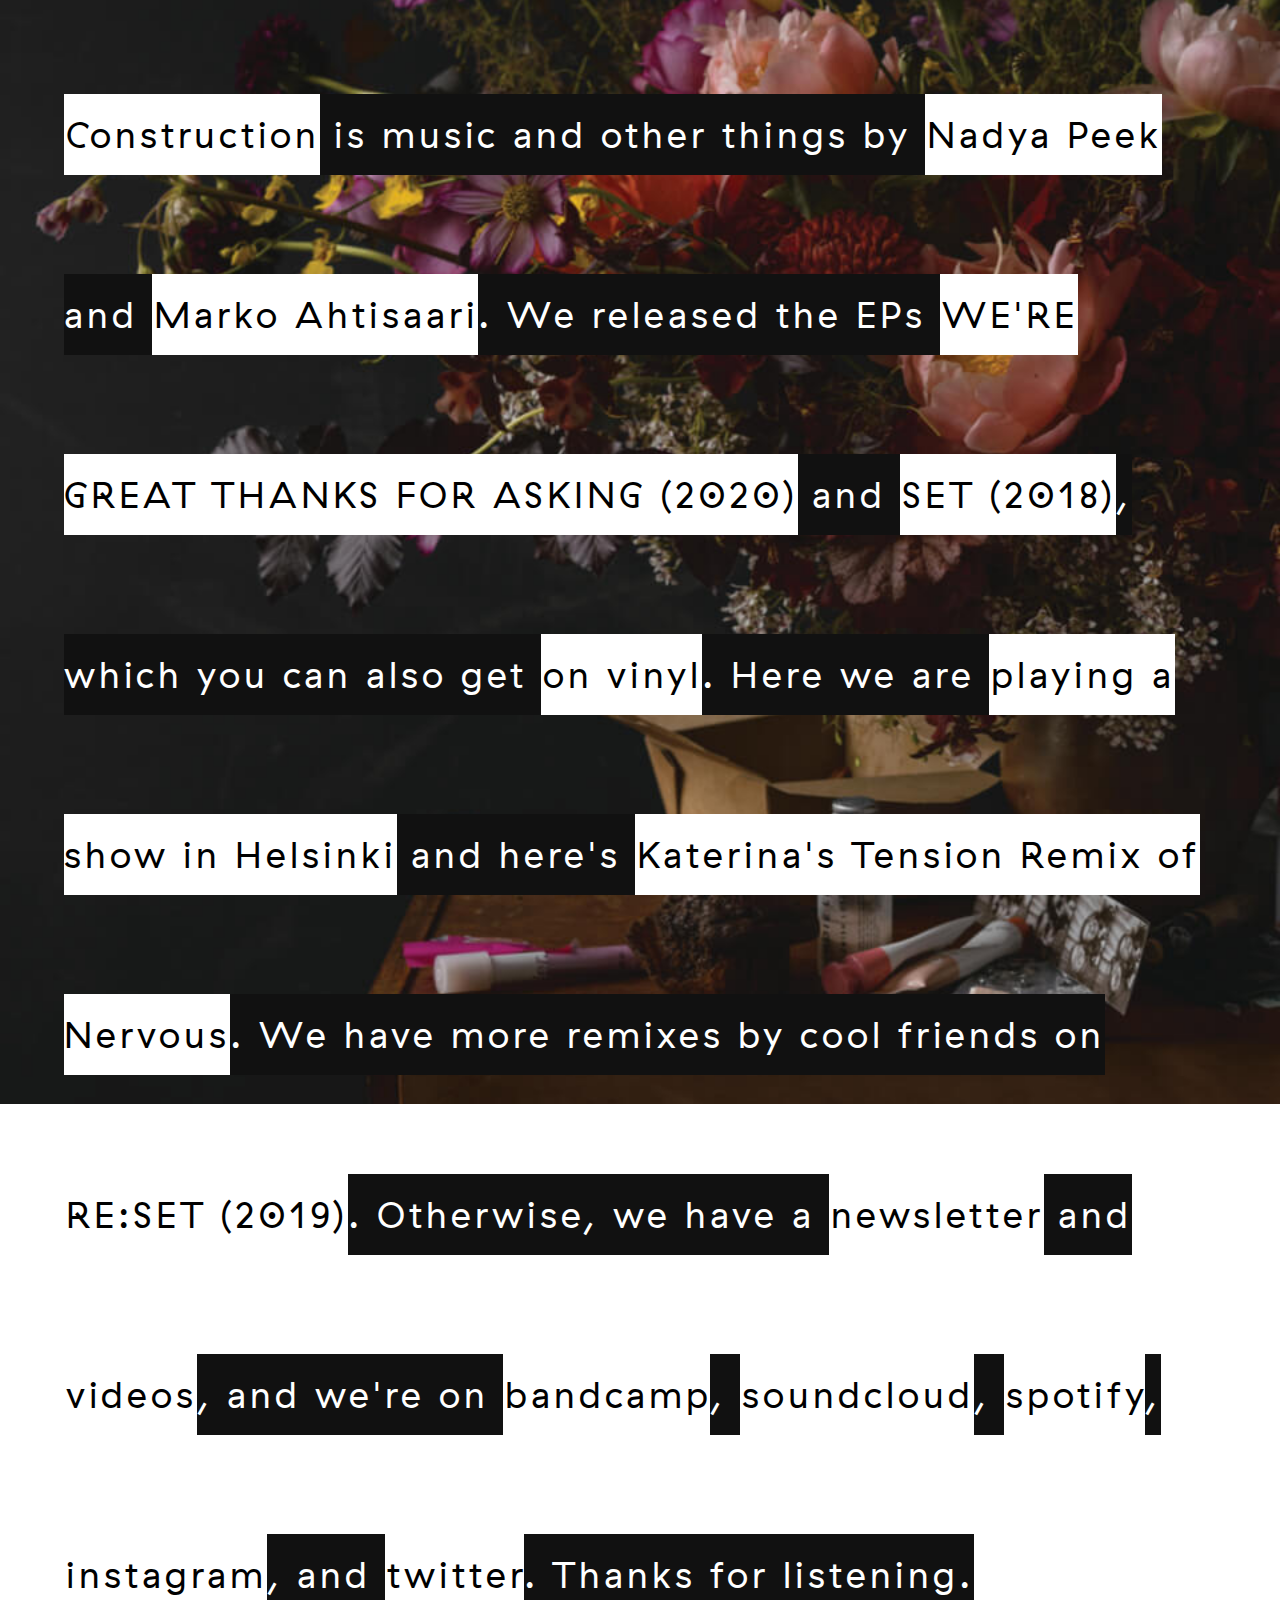
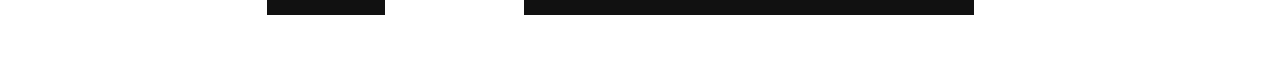
<file: index.html>
<!DOCTYPE html> 
<html> 
    <head> 
        <meta charset="utf-8"> 
        <meta name="viewport" content="width=device-width, maximum-scale=1.0" />

        <title>Construction is music and other things by Nadya Peek and Marko Ahtisaari</title> 

<meta name="twitter:card" content="summary_large_image">
<meta name="twitter:site" content="nstrucion.co">
<meta name="twitter:title" content="Construction">
<meta name="twitter:description" content="hi.we’re construction, a band by nadya peek and marko ahtisaari. thanks for listening.">
<meta name="twitter:image" content="http://nstruction.co/assets/construction-werefinethanksforasking-cover-small.jpg">


 <style type="text/css"><!--

@font-face {
    font-family: 'haptik';
    src: url('assets/GT-Haptik-Regular.ttf');
}


html, body {
  padding: 0 0 0 0;
  margin: 0;
  font-family: 'haptik', 'helvetica', 'arial', 'sans';
  height:100%;
}

h1,h2,h3,h4 {
  font-family: 'haptik', 'arial', 'sans';
  }

body {
    font-size: 15px;
    background-image: url("assets/construction-werefinethanksforasking-cover-small.jpg");
    background-position: center;
    background-repeat: no-repeat;
    -webkit-background-size: cover;
    -moz-background-size: cover;
    -o-background-size: cover;
    background-size: cover;    
    background-attachment: fixed;
}

.caption {
  position: absolute;
  left: 0;
  top: 5%;
  left: 5%;
  right: 5%;
  text-align: left;
  color: #000;
}

@media screen and (min-width:320px)  {
    .caption span.border {
        background-color: #111;
        opacity: 1;
        color: #fff;
        padding-top: .5em;
        padding-bottom: .5em;
        font-size: 18px;
        line-height: 3.5;
        letter-spacing: 4px;
    }    
}

@media screen and (min-width: 1126px) {
    .caption span.border {
        background-color: #111;
        opacity: 1;
        color: #fff;
        padding-top: .5em;
        padding-bottom: .5em;
        font-size: 36px;
        line-height: 5;
        letter-spacing: 4px;
    }
}

span.inner {
    line-height: 5;
}


a:hover {
    color: #fff;
    background: #000;
    text-decoration: none;
}

a {
  background: #fff;
  color: #000;
  text-decoration: none;
  padding:.5em 0 .5em 2px;
}

.headercontainer {
  position: fixed;
  background: #000;
  top: 0px;
  width: 100%;
}
@media screen and (max-width: 414px){
    .header {
      padding: 8px 10px;
      width: auto;
      font-size: 15px;
      line-height: 21px;
      color: #fff;
    }
}

@media screen and (min-width: 415px){
    .header {
      padding: 8px 50px;
      width: auto;
      font-size: 15px;
      line-height: 21px;
      color: #fff;
    }
}

.header a {
  color: #fff;
  text-decoration: none;
}


.header a:hover {
  background: #fff;
  color: #000;
}

</style></head>


<body>

<div class="bgimg-1">

</div>


  <div class="caption">
    <span class="border">
<a href="http://nstruction.co">Construction</a> is music and other things by <a href="http://infosyncratic.nl/">Nadya Peek</a> and <a href="https://www.markoahtisaari.com">Marko Ahtisaari</a>.  
We released the EPs 
<a href="construction-were-great-thanks-for-asking.html">WE'RE GREAT THANKS FOR ASKING (2020)</a> and
<a href="construction-set.html">SET (2018)</a>, which you can also get
<a href="https://nstructionco.bandcamp.com/merch">on vinyl</a>. 
        Here we are <a href="https://vimeo.com/664354446/129a30be61">playing a show in Helsinki</a> 
        and here's <a href="https://www.youtube.com/watch?v=pkQm6AvVo3M">Katerina's Tension Remix of Nervous</a>. We have more remixes by cool friends on 
<a href="construction-reset.html">RE:SET (2019)</a>.

Otherwise, we have a <a href="http://eepurl.com/dheB71">newsletter</a> and <a href="http://bit.ly/constructionvideos">videos</a>, and we're on <a href="https://nstructionco.bandcamp.com/releases">bandcamp</a>, <a href="http://soundcloud.com/nstructionco">soundcloud</a>, <a href="https://open.spotify.com/artist/1hNaNdLH1bWMk15ywYCxqB?si=NEW3cQ9DT7eEvGws70rgCQ">spotify</a>, <a href="https://www.instagram.com/nstructionco/">instagram</a>, and <a href="https://twitter.com/nstructionco">twitter</a>. Thanks for listening.
    </span>
</div>

</body>


</html>
</file>
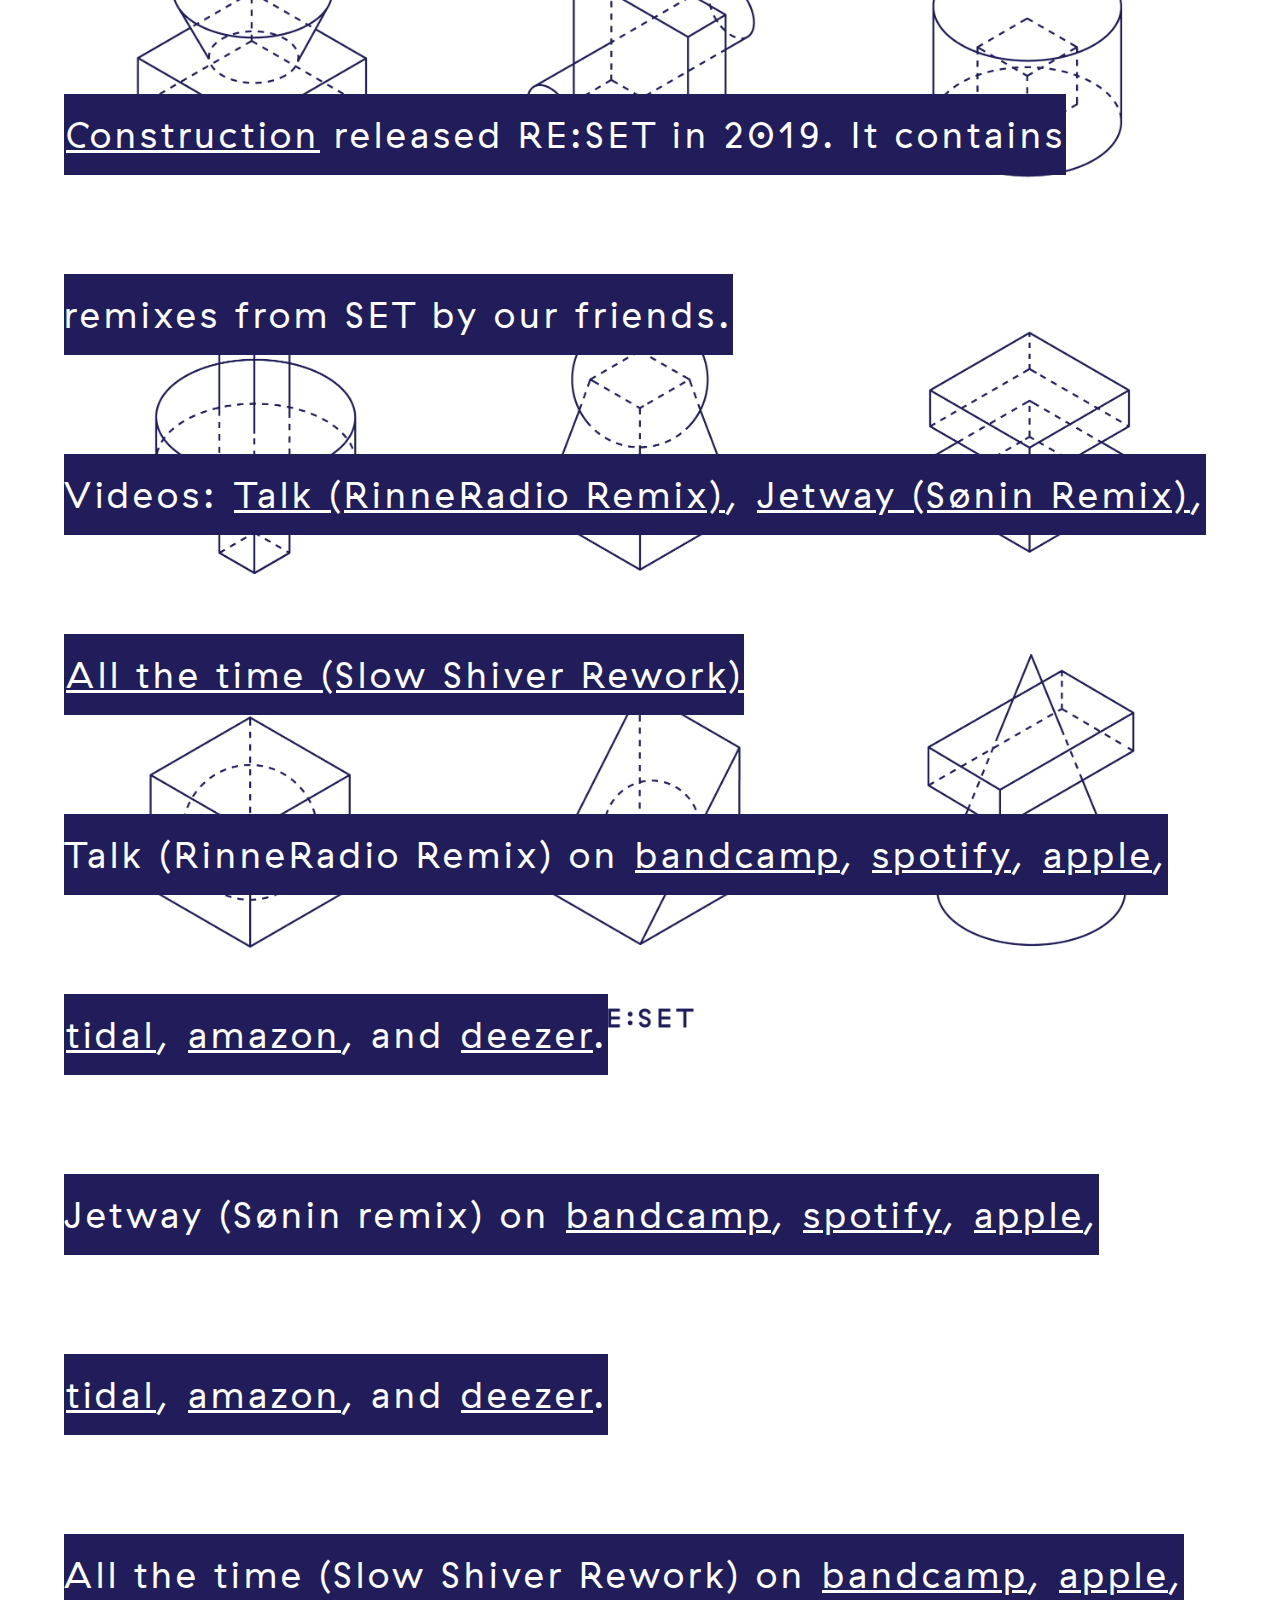
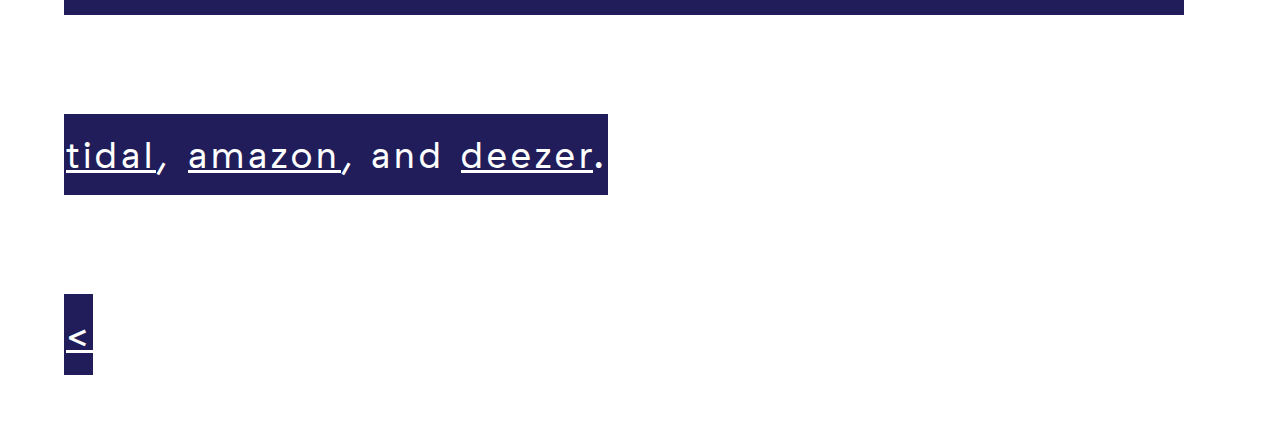
<file: construction-reset.html>
<!DOCTYPE html> 
<html> 
    <head> 
        <meta charset="utf-8"> 
        <meta name="viewport" content="width=device-width, maximum-scale=1.0" />

        <title>Construction - RE:SET - 2019</title> 

<meta name="twitter:card" content="summary_large_image">
<meta name="twitter:site" content="nstrucion.co">
<meta name="twitter:title" content="Construction - RE:SET (2019)">
<meta name="twitter:description" content="construction remixes and reworks by rinneradio, sonin, and slow shiver">
<meta name="twitter:image" content="http://nstruction.co/img/construction-reset-cover.png">

<style type="text/css"><!--

@font-face {
    font-family: 'haptik';
    src: url('assets/GT-Haptik-Regular.ttf');
}


html, body {
  padding: 0 0 0 0;
  margin: 0;
  font-family: 'haptik', 'helvetica', 'arial', 'sans';
  height:100%;
}

h1,h2,h3,h4 {
  font-family: 'haptik', 'arial', 'sans';
  }

body {
    font-size: 15px;
    background-image: url("img/construction-reset-cover.png");
    background-position: center;
    background-repeat: no-repeat;
    -webkit-background-size: cover;
    -moz-background-size: cover;
    -o-background-size: cover;
    background-size: cover;    
    background-attachment: fixed;
}

.caption {
  position: absolute;
  left: 0;
  top: 5%;
  left: 5%;
  right: 5%;
  text-align: left;
  color: #000;
}

@media screen and (min-width:320px)  {
    .caption span.border {
        background-color: #201d5a;
        opacity: 1;
        color: #fff;
        padding-top: .5em;
        padding-bottom: .5em;
        font-size: 18px;
        line-height: 3.5;
        letter-spacing: 4px;
    }    
}

@media screen and (min-width: 1126px) {
    .caption span.border {
        background-color: #201d5a;
        opacity: 1;
        color: #fff;
        padding-top: .5em;
        padding-bottom: .5em;
        font-size: 36px;
        line-height: 5;
        letter-spacing: 4px;
    }
}

span.inner {
    line-height: 5;
}


a:hover {
    color: #fff;
    background: #201d5a;
    text-decoration: none;
}

a {
  background: #201d5a;
  color: #FFF;
  text-decoration: underline;
  padding:.5em 0 .5em 2px;
}

.headercontainer {
  position: fixed;
  background: #000;
  top: 0px;
  width: 100%;
}
@media screen and (max-width: 414px){
    .header {
      padding: 8px 10px;
      width: auto;
      font-size: 15px;
      line-height: 21px;
      color: #fff;
    }
}

@media screen and (min-width: 415px){
    .header {
      padding: 8px 50px;
      width: auto;
      font-size: 15px;
      line-height: 21px;
      color: #fff;
    }
}

.header a {
  color: #fff;
  text-decoration: none;
}


.header a:hover {
  background: #fff;
  color: #000;
}

</style></head>


<body>

<div class="bgimg-1">

</div>


  <div class="caption">
    <span class="border">
<a href="http://nstruction.co">Construction</a> released RE:SET in 2019. It contains remixes from SET by our friends.<br>

Videos: <a href="https://www.youtube.com/watch?v=_x5u-z6fMaw">Talk (RinneRadio Remix)</a>, 
<a href="https://www.youtube.com/watch?v=_ZjeiTCDwVY">Jetway (S&oslash;nin Remix)</a>, 
<a href="https://www.youtube.com/watch?v=wgmYqIcT0E4">All the time (Slow Shiver Rework)</a><br>


Talk (RinneRadio Remix) on <a href="https://theambientzone.bandcamp.com/album/talk-rinneradio-remix">bandcamp</a>,
<a href="https://open.spotify.com/track/1SkuVMqIvHPQAaprpqkW2E?si=2UaX2pFMRUKn2QK_-RLNUA">spotify</a>,
<a href="https://music.apple.com/fi/album/talk-rinneradio-remix/1454223766">apple</a>, 
<a href="https://listen.tidal.com/album/104822618">tidal</a>, 
<a href="https://music.amazon.com/albums/B07P5DFV73">amazon</a>, 
and <a href="https://www.deezer.com/fi/album/88539342">deezer</a>. <br>


Jetway (S&oslash;nin remix) on <a href="https://nstructionco.bandcamp.com/track/jetway-s-nin-remix">bandcamp</a>,
<a href="https://open.spotify.com/track/1cyZc7BN0DPC3BMJd8mLjS?si=CszBO_0xR_-z44pBhIeTsg">spotify</a>,
<a href="https://music.apple.com/fi/album/jetway-s%C3%B8nin-remix/1518029576">apple</a>, 
<a href="https://listen.tidal.com/album/144852707">tidal</a>, 
<a href="https://music.amazon.com/albums/B08BS5HJHH">amazon</a>, 
and <a href="https://www.deezer.com/fi/album/154758892">deezer</a>.<br>

All the time (Slow Shiver Rework) on <a href="https://nstructionco.bandcamp.com/track/all-the-time-slow-shiver-rework">bandcamp</a>,
<a href="https://music.apple.com/fi/album/all-the-time-slow-shiver-remix-single/1518346489">apple</a>, 
<a href="https://listen.tidal.com/album/144988138">tidal</a>, 
<a href="https://music.amazon.com/albums/B08BX91RW5">amazon</a>, 
and <a href="https://www.deezer.com/fi/album/154546412">deezer</a>.
<br>
<a href="http://nstruction.co"><</a>

    </span>
</div>

</body>
</html>
</file>
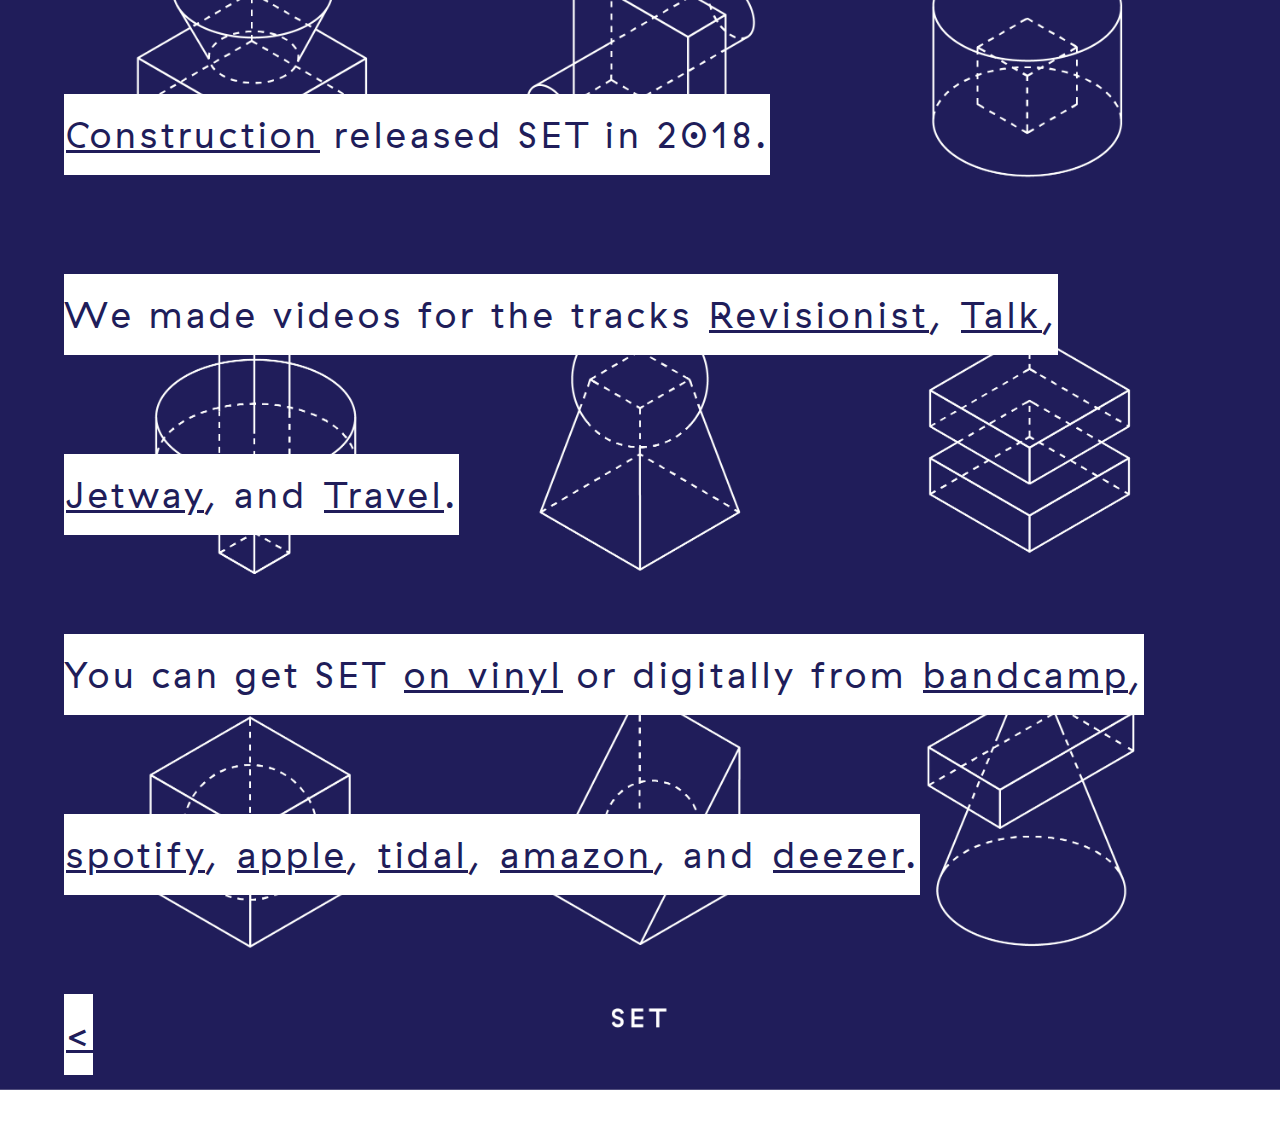
<file: construction-set.html>
<!DOCTYPE html> 
<html> 
    <head> 
        <meta charset="utf-8"> 
        <meta name="viewport" content="width=device-width, maximum-scale=1.0" />

        <title>Construction - SET EP - 2018</title> 

<meta name="twitter:card" content="summary_large_image">
<meta name="twitter:site" content="nstrucion.co">
<meta name="twitter:title" content="Construction: Set (2018)">
<meta name="twitter:description" content="ep produced by pat dillett (david byrne, st. vincent) and construction">
<meta name="twitter:image" content="http://nstruction.co/img/construction-set-cover.png">


 <style type="text/css"><!--

@font-face {
    font-family: 'haptik';
    src: url('assets/GT-Haptik-Regular.ttf');
}


html, body {
  padding: 0 0 0 0;
  margin: 0;
  font-family: 'haptik', 'helvetica', 'arial', 'sans';
  height:100%;
}

h1,h2,h3,h4 {
  font-family: 'haptik', 'arial', 'sans';
  }

body {
    font-size: 15px;
    background-image: url("img/construction-set-cover.png");
    background-position: center;
    background-repeat: no-repeat;
    -webkit-background-size: cover;
    -moz-background-size: cover;
    -o-background-size: cover;
    background-size: cover;    
    background-attachment: fixed;
}

.caption {
  position: absolute;
  left: 0;
  top: 5%;
  left: 5%;
  right: 5%;
  text-align: left;
  color: #000;
}

@media screen and (min-width:320px)  {
    .caption span.border {
        background-color: #fff;
        opacity: 1;
        color: #201d5a;
        padding-top: .5em;
        padding-bottom: .5em;
        font-size: 18px;
        line-height: 3.5;
        letter-spacing: 4px;
    }    
}

@media screen and (min-width: 1126px) {
    .caption span.border {
        background-color: #fff;
        opacity: 1;
        color: #201d5a;
        padding-top: .5em;
        padding-bottom: .5em;
        font-size: 36px;
        line-height: 5;
        letter-spacing: 4px;
    }
}

span.inner {
    line-height: 5;
}


a:hover {
    color: #fff;
    background: #201d5a;
    text-decoration: none;
}

a {
  background: #fff;
  color: #201d5a;
  text-decoration: underline;
  padding:.5em 0 .5em 2px;
}

.headercontainer {
  position: fixed;
  background: #000;
  top: 0px;
  width: 100%;
}
@media screen and (max-width: 414px){
    .header {
      padding: 8px 10px;
      width: auto;
      font-size: 15px;
      line-height: 21px;
      color: #fff;
    }
}

@media screen and (min-width: 415px){
    .header {
      padding: 8px 50px;
      width: auto;
      font-size: 15px;
      line-height: 21px;
      color: #fff;
    }
}

.header a {
  color: #fff;
  text-decoration: none;
}


.header a:hover {
  background: #fff;
  color: #000;
}

</style></head>

<body>

<div class="bgimg-1">

</div>


  <div class="caption">
    <span class="border">
<a href="http://nstruction.co">Construction</a> released SET in 2018.<br>
We made videos for the tracks <a href="https://www.youtube.com/watch?v=lkRuBtH8Pzw">Revisionist</a>, <a href="https://www.youtube.com/watch?v=lfhuctbZwj4">Talk</a>, <a href="https://www.youtube.com/watch?v=SRDZe6fY8xI">Jetway</a>, and <a href="https://www.youtube.com/watch?v=EjpgXcICt9k">Travel</a>. <br>

You can get SET <a href="https://nstructionco.bandcamp.com/merch">on vinyl</a> or digitally from 
<a href="https://nstructionco.bandcamp.com/album/set">bandcamp</a>,
<a href="https://open.spotify.com/album/277GrLnRTiQQhTB0VIY0uf">spotify</a>,
<a href="https://music.apple.com/fi/album/1370703869">apple</a>,
<a href="https://listen.tidal.com/album/87230601">tidal</a>,
<a href="https://music.amazon.com/albums/B07C3537V9">amazon</a>,
and <a href="https://www.deezer.com/fi/album/61025682">deezer</a>. <br>
<a href="http://nstruction.co"><</a>

    </span>
</div>

</body>
</html>
</file>
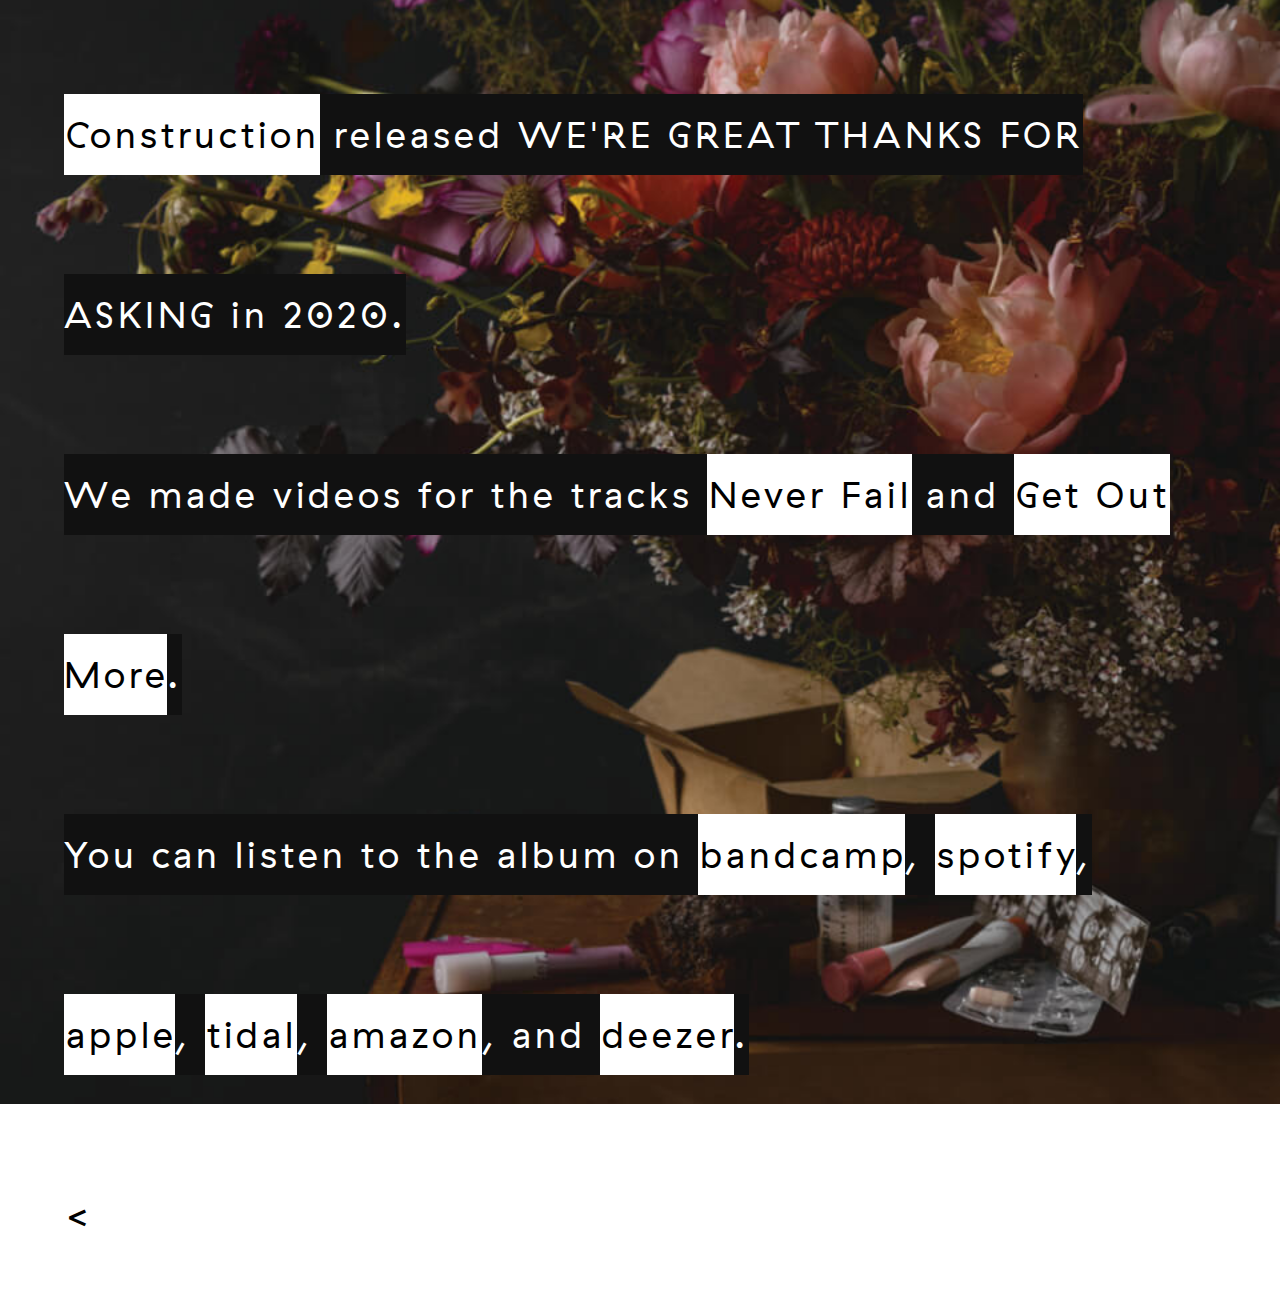
<file: construction-were-great-thanks-for-asking.html>
<!DOCTYPE html> 
<html> 
    <head> 
        <meta charset="utf-8"> 
        <meta name="viewport" content="width=device-width, maximum-scale=1.0" />

        <title>Construction - We're great thanks for asking - 2020</title> 

<meta name="twitter:card" content="summary_large_image">
<meta name="twitter:site" content="nstrucion.co">
<meta name="twitter:title" content="Construction: We’re Great Thanks for Asking (2020)">
<meta name="twitter:description" content="ep produced by pat dillett (david byrne, st. vincent) and construction">
<meta name="twitter:image" content="http://nstruction.co/assets/construction-werefinethanksforasking-cover-small.jpg">

<style type="text/css"><!--

@font-face {
    font-family: 'haptik';
    src: url('assets/GT-Haptik-Regular.ttf');
}


html, body {
  padding: 0 0 0 0;
  margin: 0;
  font-family: 'haptik', 'helvetica', 'arial', 'sans';
  height:100%;
}

h1,h2,h3,h4 {
  font-family: 'haptik', 'arial', 'sans';
  }

body {
    font-size: 15px;
    background-image: url("assets/construction-werefinethanksforasking-cover-small.jpg");
    background-position: center;
    background-repeat: no-repeat;
    -webkit-background-size: cover;
    -moz-background-size: cover;
    -o-background-size: cover;
    background-size: cover;    
    background-attachment: fixed;
}

.caption {
  position: absolute;
  left: 0;
  top: 5%;
  left: 5%;
  right: 5%;
  text-align: left;
  color: #000;
}

@media screen and (min-width:320px)  {
    .caption span.border {
        background-color: #111;
        opacity: 1;
        color: #fff;
        padding-top: .5em;
        padding-bottom: .5em;
        font-size: 18px;
        line-height: 3.5;
        letter-spacing: 4px;
    }    
}

@media screen and (min-width: 1126px) {
    .caption span.border {
        background-color: #111;
        opacity: 1;
        color: #fff;
        padding-top: .5em;
        padding-bottom: .5em;
        font-size: 36px;
        line-height: 5;
        letter-spacing: 4px;
    }
}

span.inner {
    line-height: 5;
}


a:hover {
    color: #fff;
    background: #000;
    text-decoration: none;
}

a {
  background: #fff;
  color: #000;
  text-decoration: none;
  padding:.5em 0 .5em 2px;
}

.headercontainer {
  position: fixed;
  background: #000;
  top: 0px;
  width: 100%;
}
@media screen and (max-width: 414px){
    .header {
      padding: 8px 10px;
      width: auto;
      font-size: 15px;
      line-height: 21px;
      color: #fff;
    }
}

@media screen and (min-width: 415px){
    .header {
      padding: 8px 50px;
      width: auto;
      font-size: 15px;
      line-height: 21px;
      color: #fff;
    }
}

.header a {
  color: #fff;
  text-decoration: none;
}


.header a:hover {
  background: #fff;
  color: #000;
}

</style></head>


<body>

<div class="bgimg-1">

</div>


  <div class="caption">
    <span class="border">
<a href="http://nstruction.co">Construction</a> released WE'RE GREAT THANKS FOR ASKING in 2020.<br>

We made videos for the tracks 
<a href="https://www.youtube.com/watch?v=C-GsbJaWwdE">Never Fail</a>
 and <a href="https://www.youtube.com/watch?v=lYz2Swvd86M">Get Out More</a>. <br>

You can listen to the album on <a href="https://nstructionco.bandcamp.com/album/were-great-thanks-for-asking">bandcamp</a>,
<a href="https://open.spotify.com/album/5r8I6PfZMUcQPEoRQG0Yof?si=iW6EhZE7RAWan7CLZ976tA">spotify</a>,
<a href="https://music.apple.com/fi/album/were-great-thanks-for-asking-ep/1542829023">apple</a>, 
<a href="https://listen.tidal.com/album/164353447">tidal</a>, 
<a href="https://music.amazon.com/albums/B08PK3LNX7">amazon</a>, 
and <a href="https://www.deezer.com/fi/album/190435612">deezer</a>.
<br>
<a href="http://nstruction.co"><</a>

    </span>
</div>

</body>
</html>
</file>
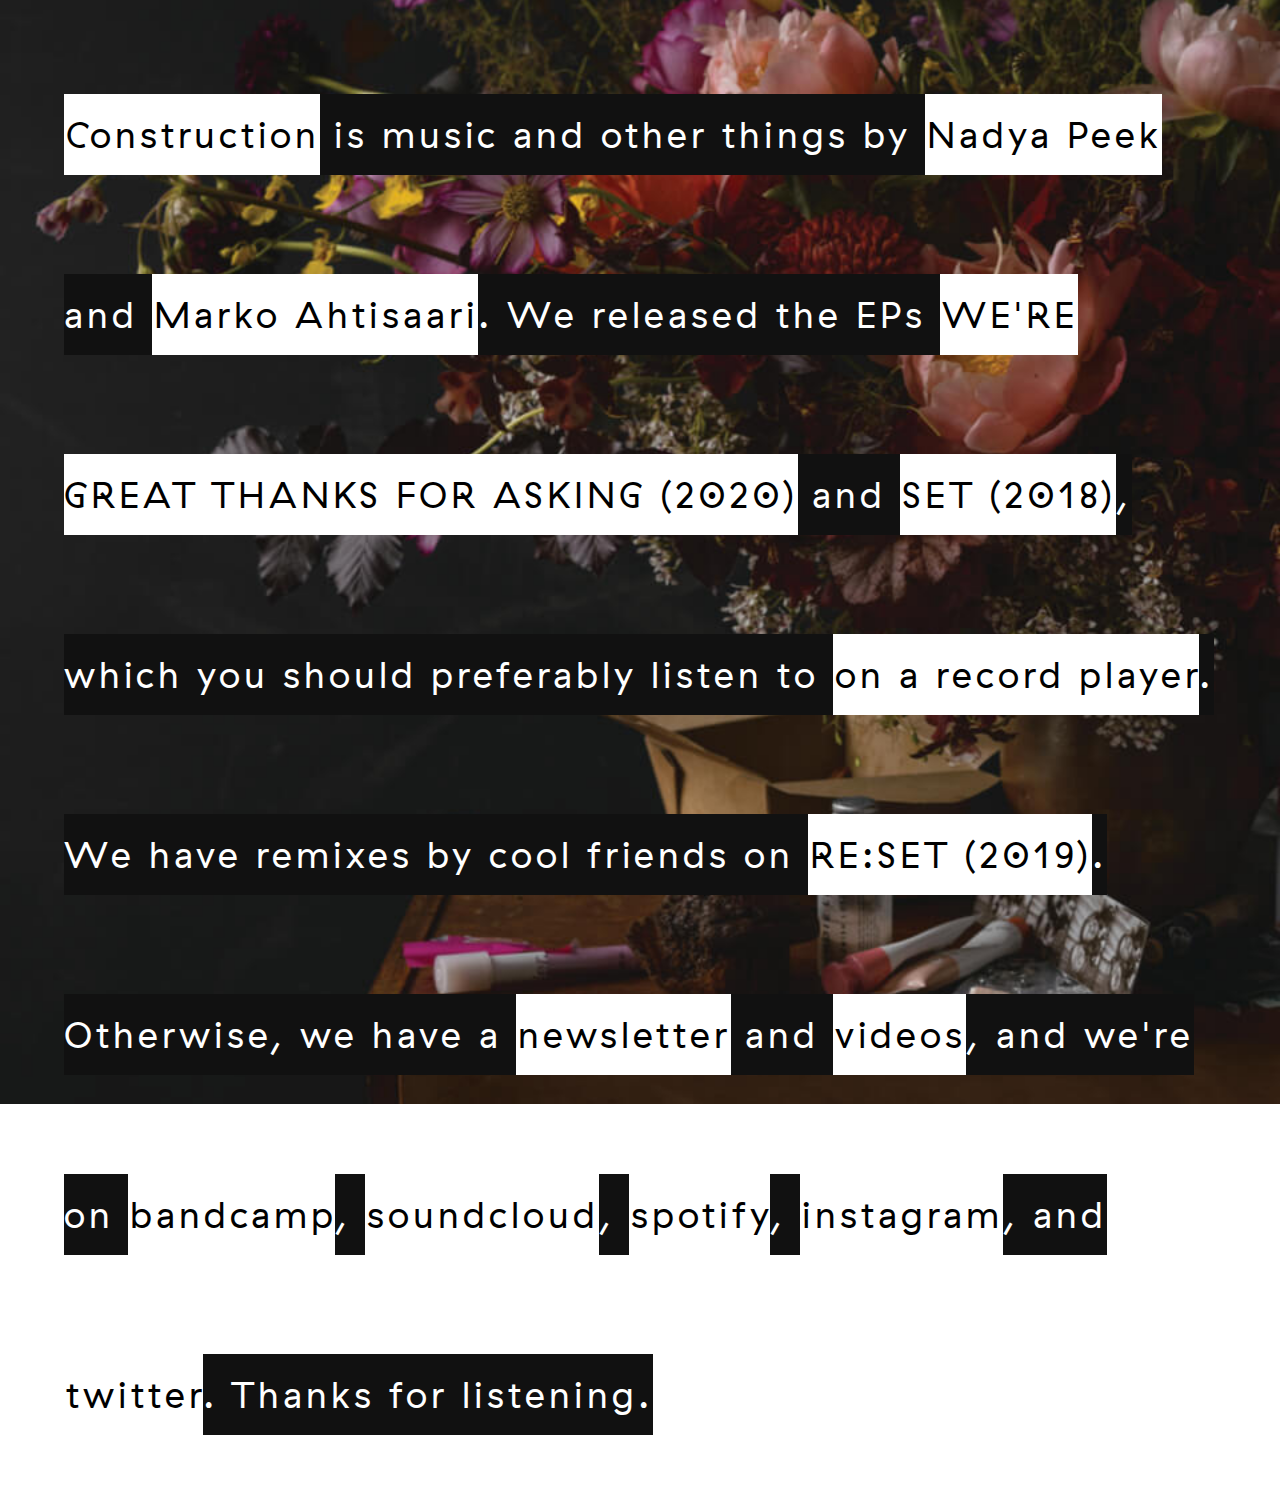
<file: new.html>
<!DOCTYPE html> 
<html> 
    <head> 
        <meta charset="utf-8"> 
        <meta name="viewport" content="width=device-width, maximum-scale=1.0" />

        <title>Construction is music and other things by Nadya Peek and Marko Ahtisaari</title> 
 <style type="text/css"><!--

@font-face {
    font-family: 'haptik';
    src: url('assets/GT-Haptik-Regular.ttf');
}


html, body {
  padding: 0 0 0 0;
  margin: 0;
  font-family: 'haptik', 'helvetica', 'arial', 'sans';
  height:100%;
}

h1,h2,h3,h4 {
  font-family: 'haptik', 'arial', 'sans';
  }

body {
    font-size: 15px;
    background-image: url("assets/construction-werefinethanksforasking-cover-small.jpg");
    background-position: center;
    background-repeat: no-repeat;
    -webkit-background-size: cover;
    -moz-background-size: cover;
    -o-background-size: cover;
    background-size: cover;    
    background-attachment: fixed;
}

.caption {
  position: absolute;
  left: 0;
  top: 5%;
  left: 5%;
  right: 5%;
  text-align: left;
  color: #000;
}

@media screen and (min-width:320px)  {
    .caption span.border {
        background-color: #111;
        opacity: 1;
        color: #fff;
        padding-top: .5em;
        padding-bottom: .5em;
        font-size: 18px;
        line-height: 3.5;
        letter-spacing: 4px;
    }    
}

@media screen and (min-width: 1126px) {
    .caption span.border {
        background-color: #111;
        opacity: 1;
        color: #fff;
        padding-top: .5em;
        padding-bottom: .5em;
        font-size: 36px;
        line-height: 5;
        letter-spacing: 4px;
    }
}

span.inner {
    line-height: 5;
}


a:hover {
    color: #fff;
    background: #000;
    text-decoration: none;
}

a {
  background: #fff;
  color: #000;
  text-decoration: none;
  padding:.5em 0 .5em 2px;
}

.headercontainer {
  position: fixed;
  background: #000;
  top: 0px;
  width: 100%;
}
@media screen and (max-width: 414px){
    .header {
      padding: 8px 10px;
      width: auto;
      font-size: 15px;
      line-height: 21px;
      color: #fff;
    }
}

@media screen and (min-width: 415px){
    .header {
      padding: 8px 50px;
      width: auto;
      font-size: 15px;
      line-height: 21px;
      color: #fff;
    }
}

.header a {
  color: #fff;
  text-decoration: none;
}


.header a:hover {
  background: #fff;
  color: #000;
}

</style></head>


<body>

<div class="bgimg-1">

</div>


  <div class="caption">
    <span class="border">
<a href="http://nstruction.co">Construction</a> is music and other things by <a href="http://infosyncratic.nl/">Nadya Peek</a> and <a href="https://twitter.com/moia">Marko Ahtisaari</a>. 
We released the EPs 
<a href="construction-were-great-thanks-for-asking.html">WE'RE GREAT THANKS FOR ASKING (2020)</a> and
<a href="construction-set.html">SET (2018)</a>, which you should preferably listen to 
<a href="https://nstructionco.bandcamp.com/merch">on a record player</a>. We have remixes by cool friends on 
<a href="construction-reset.html">RE:SET (2019)</a>.

Otherwise, we have a <a href="http://eepurl.com/dheB71">newsletter</a> and <a href="http://bit.ly/constructionvideos">videos</a>, and we're on <a href="https://nstructionco.bandcamp.com/releases">bandcamp</a>, <a href="http://soundcloud.com/nstructionco">soundcloud</a>, <a href="https://open.spotify.com/artist/1hNaNdLH1bWMk15ywYCxqB?si=NEW3cQ9DT7eEvGws70rgCQ">spotify</a>, <a href="https://www.instagram.com/nstructionco/">instagram</a>, and <a href="https://twitter.com/nstructionco">twitter</a>. Thanks for listening.
    </span>
</div>

</body>


</html>
</file>
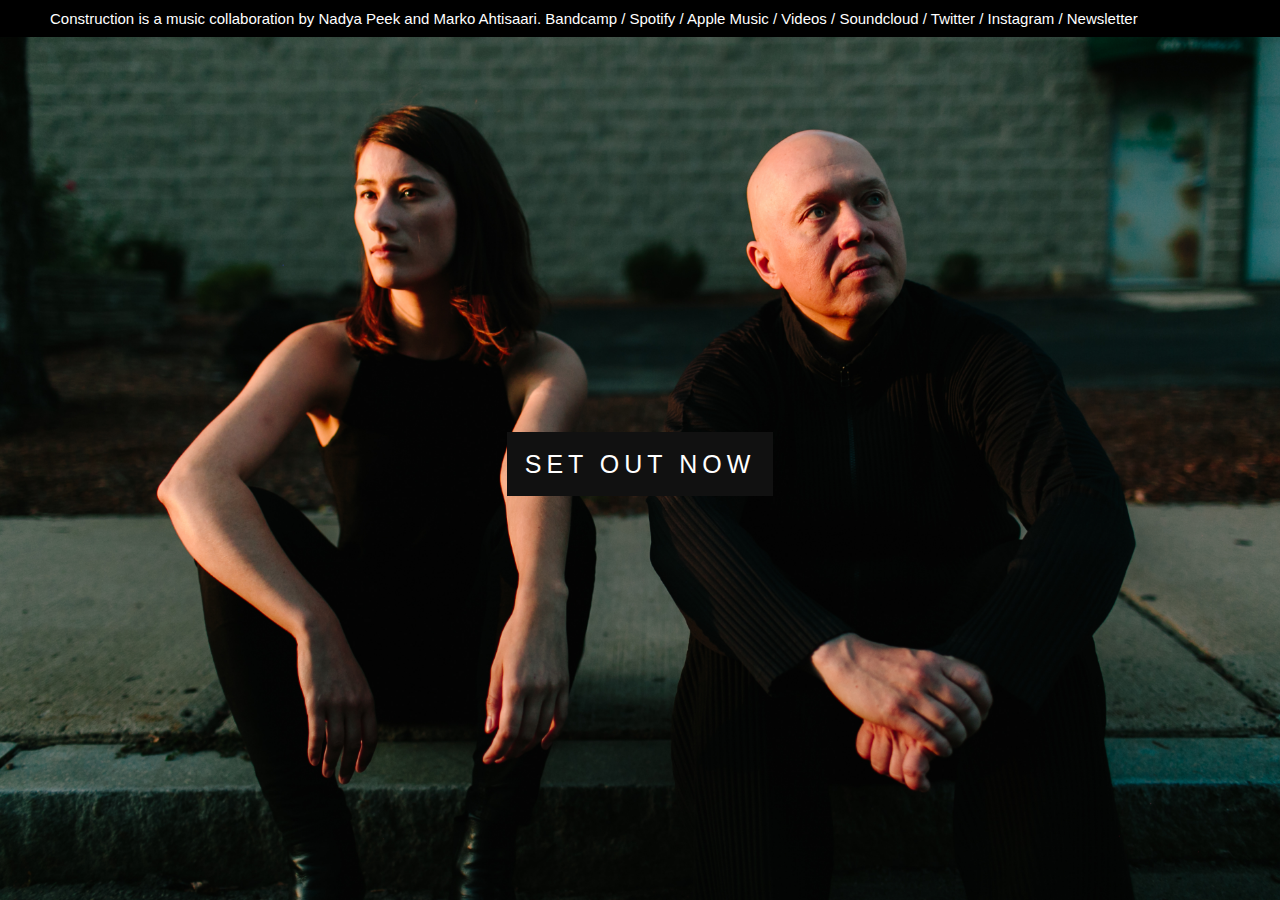
<file: old.html>
<!DOCTYPE html> 
<html> 
    <head> 
        <meta charset="utf-8"> 
        <meta name="viewport" content="width=device-width, maximum-scale=1.0" />

        <title>Construction - Music and other things by Nadya Peek and Marko Ahtisaari</title> 

        <link href="style.css" media="screen" rel="stylesheet" type="text/css" />

    </head> 
    <body> 


<div class="bgimg-1">



</div>
    <div class="headercontainer">
        <div class="header">
            <a href="http://soundcloud.com/nstructionco">Construction</a> is a music collaboration by <a href="http://infosyncratic.nl/">Nadya Peek</a> and <a href="https://twitter.com/moia">Marko Ahtisaari</a>. <a href="https://nstructionco.bandcamp.com/releases">Bandcamp</a> / <a href="https://open.spotify.com/artist/1hNaNdLH1bWMk15ywYCxqB?si=NEW3cQ9DT7eEvGws70rgCQ">Spotify</a> / <a href="https://music.apple.com/fi/artist/construction/1286900450">Apple Music</a> / <a href="http://bit.ly/constructionvideos">Videos</a> / <a href="http://soundcloud.com/nstructionco">Soundcloud</a> / <a href="https://twitter.com/nstructionco">Twitter</a> / <a href="https://www.instagram.com/nstructionco/">Instagram</a> / <a href="http://eepurl.com/dheB71">Newsletter</a>
        </div>
    </div>

  <div class="caption">
    <span class="border"><a href="https://nstructionco.bandcamp.com/releases">SET OUT NOW</a></span>
  </div>

    </body>
</file>
<file: style.css>
html, body {
  padding: 0 0 0 0;
  margin: 0;
  font-family: 'helvetica', 'arial', 'sans';
  height:100%;
}

h1,h2,h3,h4 {
  font-family: 'helvetica', 'arial', 'sans';
  }

body {
  font-size: 15px;
}

.bgimg-1, .bgimg-2, .bgimg-3 {
  position: relative;
  opacity: 1;
  background-position: center;
  background-repeat: no-repeat;
  background-size: cover;

}
.bgimg-1 {
  background-image: url("img/curb.jpg");
  height: 100%;
}


.bgimg-2 {
  background-image: url("img/red.jpg");
  height: 100%;
}

.caption {
  position: absolute;
  left: 0;
  top: 50%;
  width: 100%;
  text-align: center;
  color: #000;
}

@media screen and (min-width: 416px) {
    .caption span.border {
      background-color: #111;
      color: #fff;
      padding: 18px;
      font-size: 25px;
      letter-spacing: 5px;
    }
}

@media screen and (max-width: 414px){
    .caption span.border {
      background-color: #111;
      color: #fff;
      padding: 18px;
      font-size: 15px;
      letter-spacing: 5px;
    }
}

a {
  color: #FFF;
  text-decoration: none;
}

.headercontainer {
  position: fixed;
  background: #000;
  top: 0px;
  width: 100%;
}
@media screen and (max-width: 414px){
    .header {
      padding: 8px 10px;
      width: auto;
      font-size: 15px;
      line-height: 21px;
      color: #fff;
    }
}

@media screen and (min-width: 415px){
    .header {
      padding: 8px 50px;
      width: auto;
      font-size: 15px;
      line-height: 21px;
      color: #fff;
    }
}

.header a {
  color: #fff;
  text-decoration: none;
}


.header a:hover {
  background: #fff;
  color: #000;
}

.section {
  font-family: 'helvetica', 'arial', 'sans';
  padding: 50px 0px 0px 50px;

  display: block;
  float: left;
}


.item {
  font-size: 15px;
  line-height: 24px;
  font-family: 'helvetica', 'arial', 'sans';
  padding: 0px 30px 30px 0px;
  width: 300px;
  height: 600px;
  float: left;
}

.item a {
    color: #119;
    text-decoration: none;
}

.item a:hover {
  color: #F06;
  text-decoration: none;
}

.talk {
  font-size: 15px;
  line-height: 24px;
  font-family: 'helvetica', 'arial', 'sans';
  padding: 0px 30px 30px 0px;
  width: 300px;
  height: 450px;
  float: left;
}

.talk a {
    color: #000;
    text-decoration: none;
}

.talk a:hover {
  color: #F06;
  text-decoration: none;
}


.footer {
  width: 1400px;
  float: left;
  padding: 300px 0px 30px 30px;
}

.widebody {
  width: 1000px;
  padding: 0px 25px 25px 0px;
}

.widebody a {
}

.widebody a:hover {
  background: #F06;
  color: #FFF;
  text-decoration: none;
}



img{
  display:block;
  width:100%; height:100%;
  object-fit: cover;
}
</file>
